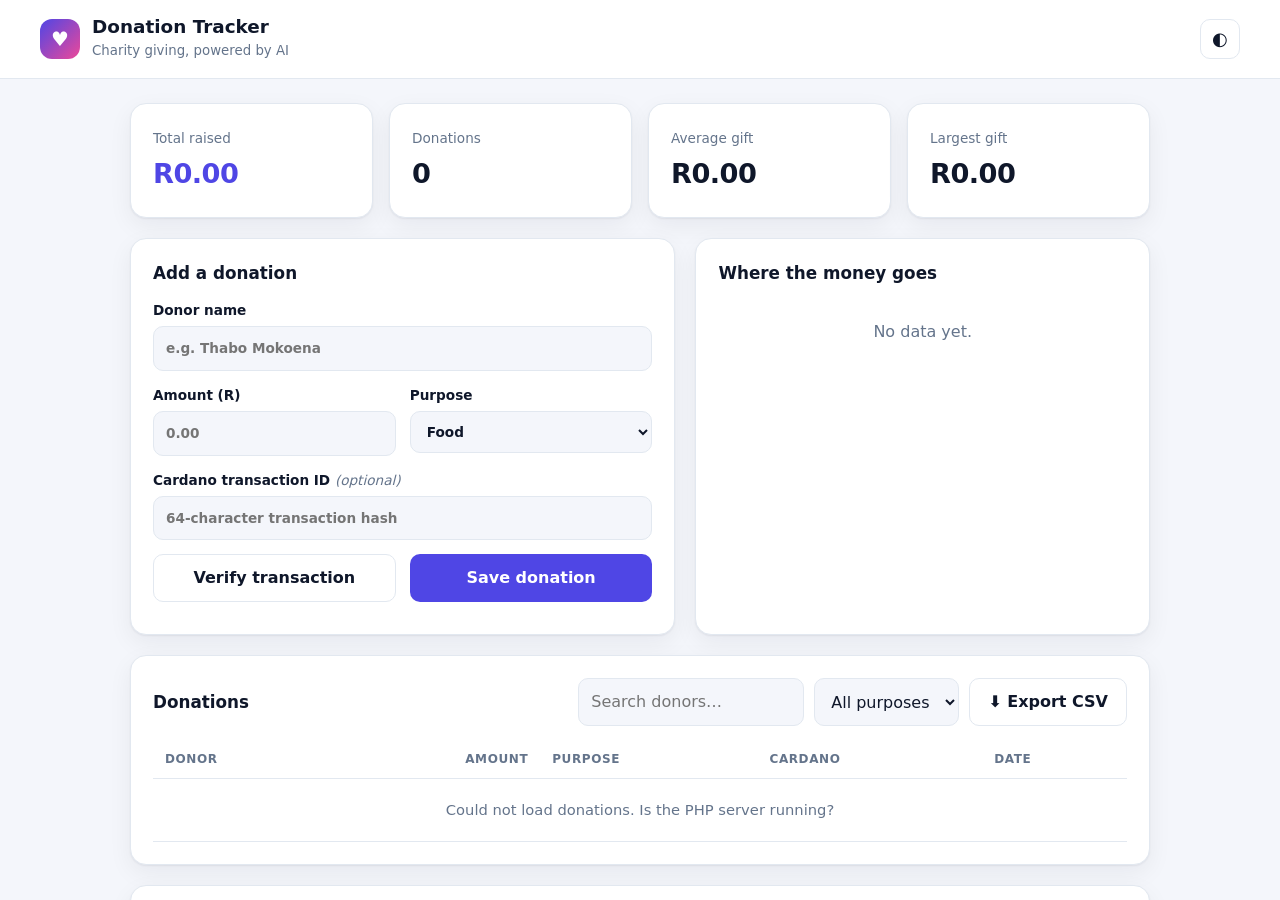
<file: AI_Donation_Tracker_NoDocker/index.html>
<!DOCTYPE html>
<html lang="en">
<head>
    <meta charset="UTF-8">
    <meta http-equiv="refresh" content="0; url=website.html">
    <title>Redirecting…</title>
</head>
<body>
    <p>Redirecting to <a href="website.html">website.html</a>…</p>
</body>
</html>
</file>
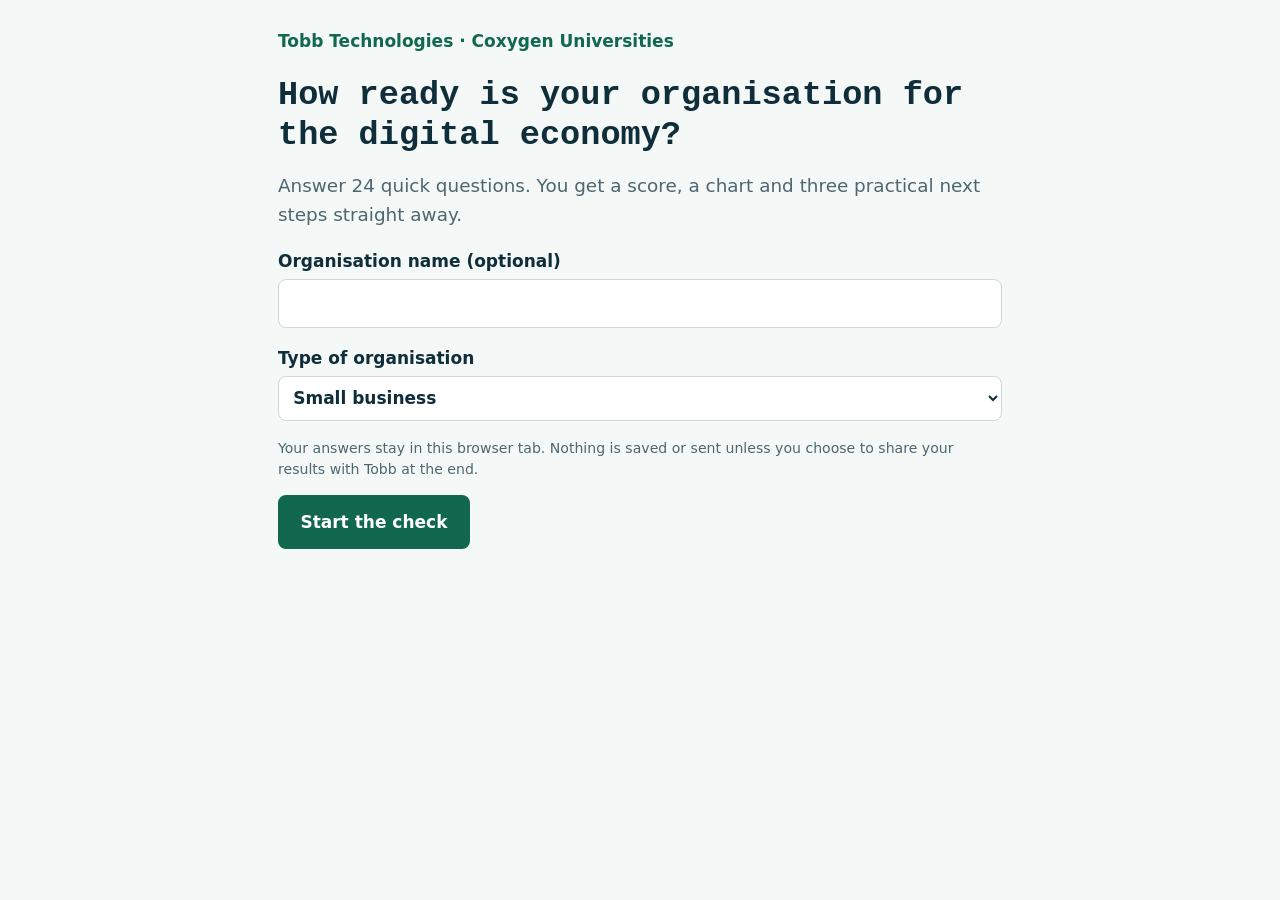
<file: Business Growth challenge/market-asset/digital-readiness-check/index.html>
<!DOCTYPE html>
<html lang="en">
<head>
<meta charset="utf-8">
<meta name="viewport" content="width=device-width, initial-scale=1, viewport-fit=cover">
<title>Tobb Digital Readiness Check</title>
<style>
:root{--ink:#0f2e3a;--paper:#f4f8f7;--card:#fff;--line:#cbd8d5;--mint:#1f9a74;--mint-d:#12684e;--amber:#b87513;--red:#b23a3a;--mute:#4d6670;color-scheme:light}
@media (prefers-color-scheme:dark){:root{--ink:#e4f0ee;--paper:#0d1d24;--card:#14293320;--line:#2c4650;--mint:#4cc9a0;--mint-d:#7fe0bf;--amber:#e8b157;--red:#e48080;--mute:#9db4ba;color-scheme:dark}}
*{box-sizing:border-box}
html,body{margin:0}
body{background:var(--paper);color:var(--ink);font:17px/1.55 "Segoe UI",system-ui,-apple-system,sans-serif;padding:env(safe-area-inset-top,0) 0 env(safe-area-inset-bottom,0)}
main{max-width:760px;margin:0 auto;padding:28px 18px 64px}
h1,h2,h3{font-family:Rockwell,"Roboto Slab","Courier New",Georgia,serif;line-height:1.2;margin:0 0 .5em}
h1{font-size:2.1rem}h2{font-size:1.45rem}h3{font-size:1.1rem}
p{margin:0 0 1em}
.brand{font-weight:600;color:var(--mint-d);margin-bottom:1.2em}
.lead{font-size:1.15rem;color:var(--mute)}
button,a.btn{font:inherit;font-weight:600;border-radius:8px;border:2px solid var(--mint-d);background:var(--mint-d);color:#fff;padding:.7em 1.2em;cursor:pointer;text-decoration:none;display:inline-block}
button.ghost,a.btn.ghost{background:transparent;color:var(--mint-d)}
button:disabled{opacity:.45;cursor:not-allowed}
:focus-visible{outline:3px solid var(--amber);outline-offset:2px}
label.f{display:block;font-weight:600;margin:0 0 1em}
input[type=text],select{display:block;width:100%;margin-top:.3em;font:inherit;padding:.6em;border:1px solid var(--line);border-radius:8px;background:var(--card);color:var(--ink)}
.steps{display:flex;gap:4px;margin:0 0 6px;padding:0;list-style:none}
.steps li{flex:1;height:8px;border-radius:4px;background:var(--line)}
.steps li.done{background:var(--mint)}.steps li.now{background:var(--ink)}
.stepname{color:var(--mute);margin:0 0 1.2em;font-size:.95rem}
fieldset{border:0;padding:0;margin:0 0 1.6em}
legend{font-weight:600;padding:0;margin-bottom:.6em}
.opt{display:flex;gap:.7em;align-items:flex-start;padding:.65em .8em;margin:0 0 .4em;border:1px solid var(--line);border-radius:8px;background:var(--card);cursor:pointer}
.opt:has(input:checked){border-color:var(--mint);box-shadow:inset 4px 0 0 var(--mint)}
.opt input{margin-top:.35em;accent-color:var(--mint-d)}
.nav{display:flex;justify-content:space-between;gap:12px;margin-top:1.5em}
.hide{display:none}
.score{display:flex;gap:24px;align-items:center;flex-wrap:wrap;margin-bottom:1.5em}
.big{font:700 4rem/1 Rockwell,"Roboto Slab",Georgia,serif}
.band{font-weight:700}
.bar{display:flex;align-items:center;gap:10px;margin:.35em 0}
.bar span.n{flex:0 0 190px;font-size:.95rem}
.bar .t{flex:1;height:12px;background:var(--line);border-radius:6px;overflow:hidden}
.bar .t i{display:block;height:100%}
.bar b{flex:0 0 3em;text-align:right}
.panel{border:1px solid var(--line);background:var(--card);border-radius:10px;padding:16px 18px;margin:0 0 1.2em}
ol.wins{padding-left:1.2em;margin:0}ol.wins li{margin:0 0 .6em}
.svc{display:flex;gap:8px;flex-wrap:wrap;margin:.3em 0 .8em}
.tag{border:1px solid var(--mint-d);color:var(--mint-d);border-radius:999px;padding:.1em .7em;font-size:.88rem}
.actions{display:flex;gap:10px;flex-wrap:wrap;margin:1em 0}
.small{font-size:.88rem;color:var(--mute)}
svg text{fill:var(--ink);font:13px "Segoe UI",system-ui,sans-serif}
@media (max-width:560px){.bar span.n{flex-basis:120px}h1{font-size:1.7rem}.big{font-size:3.2rem}}
@media print{.nav,.actions,.noprint{display:none!important}body{background:#fff;color:#000}}
</style>
</head>
<body>
<main>
<p class="brand">Tobb Technologies &middot; Coxygen Universities</p>

<section id="intro">
<h1>How ready is your organisation for the digital economy?</h1>
<p class="lead">Answer 24 quick questions. You get a score, a chart and three practical next steps straight away.</p>
<label class="f">Organisation name (optional)<input type="text" id="org" autocomplete="organization"></label>
<label class="f">Type of organisation
<select id="sector"><option>Small business</option><option>School or college</option><option>NPO or clinic</option><option>Professional practice</option><option>Software company</option><option>Other</option></select></label>
<p class="small">Your answers stay in this browser tab. Nothing is saved or sent unless you choose to share your results with Tobb at the end.</p>
<button id="start">Start the check</button>
</section>

<section id="quiz" class="hide" aria-live="polite">
<ul class="steps" id="steps" aria-hidden="true"></ul>
<p class="stepname" id="stepname"></p>
<div id="qs"></div>
<div class="nav"><button class="ghost" id="back">Back</button><button id="next" disabled>Next</button></div>
</section>

<section id="result" class="hide" aria-live="polite" tabindex="-1">
<h2 id="rtitle">Your results</h2>
<div class="score"><div class="big" id="total"></div><div><div class="band" id="band"></div><div class="small" id="bandtxt"></div></div></div>
<div class="panel"><svg id="radar" viewBox="0 0 420 340" role="img" aria-label="Radar chart of your six pillar scores" width="100%"></svg></div>
<div id="bars"></div>
<h3>Your three quick wins</h3>
<div class="panel"><ol class="wins" id="wins"></ol></div>
<h3>Where Tobb and Coxygen can help</h3>
<div id="svcs"></div>
<div class="actions noprint">
<a class="btn" id="wa" target="_blank" rel="noopener">Share results on WhatsApp</a>
<a class="btn ghost" id="mail">Email results to Tobb</a>
<button class="ghost" id="copy">Copy summary</button>
<button class="ghost" onclick="window.print()">Print or save as PDF</button>
<button class="ghost" id="again">Retake</button>
</div>
<p class="small">These results are indicative and based only on your own answers. The data protection pillar is a readiness indicator, not a legal opinion or compliance certificate; speak to a qualified legal adviser about your POPIA obligations. Sharing your results is optional and starts a conversation only if you ask for one.</p>
</section>
</main>

<script>
const P=[
{n:"Online presence",s:["S5014 Standard website","SE006 SEO","WE005 Branded email","LD007 / GD009 Logo and design"],q:[
["Does your organisation have a website?",["No website","A social media page only","A basic site that is rarely updated","A current, mobile-friendly site"],"Launch a simple five-page website (Home, About, Services, Contact)."],
["Can customers find you on Google?",["Not at all","Only if they search our exact name","We have a Google Business Profile","Profile, reviews and local search work"],"Claim your Google Business Profile and ask happy customers for reviews."],
["Which email addresses does your team use for work?",["Free personal addresses","A mix of both","Branded addresses for most staff","Branded addresses for everyone"],"Move everyone to branded email on your own domain."],
["How often is your website or page updated?",["Never","About once a year","About once a quarter","Monthly or more"],"Set a monthly routine to update prices, news and contact details."]]},
{n:"Operations and systems",s:["CR31 CRM","ID39 Inventory and database","PM37 Project management","Process flow, design and integration"],q:[
["How do you track customers and enquiries?",["Memory or paper","Spreadsheets","A shared tool, used inconsistently","A CRM used by the whole team"],"Start a simple CRM so no enquiry is lost."],
["How do you manage stock, orders or bookings?",["On paper","In spreadsheets","Software for some of it","One connected system"],"Move stock, orders or bookings into one shared system."],
["How are projects and tasks tracked?",["Verbally","Lists or chat messages","A tool used by some people","A tool with owners and due dates"],"Adopt a project tool with owners and due dates."],
["How much repeat admin (invoices, reminders, reports) is automated?",["None","A little","Some","Most"],"Automate invoices, reminders and weekly reports first."]]},
{n:"Payments and e-commerce",s:["CS017 Simple online store","CA20 Advanced commercial site","ECW4 E-commerce application"],q:[
["Can customers pay you electronically?",["Cash or cheque only","EFT only","EFT and card machine","Online payment links or store"],"Add online payment links or a simple online store."],
["Do you take orders online?",["No","Informally through chat or social media","Through a basic order form","Through a full online store"],"Set up a simple order form or online store."],
["How do you match payments to invoices?",["By hand from bank statements","In a spreadsheet","With accounting software","Automatically, connected to sales"],"Use accounting software that matches payments automatically."],
["Do customers get digital receipts and order updates?",["No","Sometimes, written by hand","Yes, sent manually","Yes, sent automatically"],"Send automatic receipts and order updates."]]},
{n:"Data protection and security",s:["BU008 Backups","CS003 Cloud storage","WH002 Secure hosting and support","Coxygen: Cybersecurity and Digital Skills"],q:[
["Do you have a named Information Officer and a published privacy notice?",["I am not sure what these are","I know of them but have neither","We have one of the two","We have both"],"Name an Information Officer and publish a privacy notice; confirm your duties with a legal adviser."],
["How are your business files backed up?",["They are not","Manually, now and then","Automatically, but never tested","Automatically, with restores tested"],"Set up automatic daily backups and test a restore."],
["Who can access customer and staff data?",["Everyone, often with shared passwords","Most people","Role-based for key systems","Role-based and reviewed regularly"],"Give each person their own login and limit access by role."],
["Do you ask permission before sending marketing messages?",["No","Sometimes","Usually, with an opt-out","Always, with recorded consent and opt-out"],"Record consent and add an opt-out to every marketing message."]]},
{n:"Skills and people",s:["Tobb onsite or online training","Coxygen Training Centre: Full-Stack Development","Coxygen: Cybersecurity and Digital Skills","Coxygen: AI and Emerging Technology"],q:[
["How confident is your team with the digital tools their work needs?",["Most struggle","A few are confident","Most are confident","All are confident and help others"],"Run a short skills audit and train the biggest gap first."],
["Is there a plan for building digital skills?",["No","Ad hoc","A yearly plan","An ongoing plan with a budget"],"Write a simple yearly digital skills plan, with training from Tobb or Coxygen."],
["How aware is your team of phishing and online scams?",["Not aware","Some awareness","An annual briefing","Regular training and tests"],"Hold a phishing awareness session for everyone."],
["Does someone own digital improvement in your organisation?",["No one","Informally, someone helps","A part-time role","A dedicated person or IT partner"],"Name one person to own digital improvement, backed by an IT partner."]]},
{n:"Infrastructure and hosting",s:["DR001 / WH002 Domain and hosting","CS003 Cloud solutions","Network engineering and hardware"],q:[
["Where is your website or main system hosted?",["I do not know","Free or cheap hosting with outages","Reliable shared hosting","Managed hosting with monitoring"],"Move to reliable managed hosting with monitoring."],
["How reliable is your internet and network?",["Frequent outages","Occasional outages","Mostly reliable","Reliable, with a backup connection"],"Review your network and add a backup connection."],
["How current is your equipment?",["Mostly old and failing","A mixed bag","Mostly current","Managed on a replacement cycle"],"Plan equipment upgrades and recycle old devices."],
["When something breaks, how fast can you get help?",["There is no support","Within days","The same day","Within agreed response times"],"Agree a support plan with response times."]]}];
const BANDS=[[80,"Advanced","Strong foundations. Focus on optimising and automating."],[60,"Established","Good base with clear gaps to close."],[35,"Emerging","Some foundations are in place. A focused 90-day plan will pay off."],[0,"Foundation","You are at the start. The quick wins below are the best place to begin."]];
const $=id=>document.getElementById(id);let step=0;const ans=P.map(p=>p.q.map(()=>null));
const col=v=>v>=70?"var(--mint)":v>=40?"var(--amber)":"var(--red)";
function show(id){["intro","quiz","result"].forEach(s=>$(s).classList.toggle("hide",s!==id));window.scrollTo(0,0)}
function draw(){const p=P[step];$("steps").innerHTML=P.map((_,i)=>`<li class="${i<step?"done":i===step?"now":""}"></li>`).join("");
$("stepname").textContent=`Part ${step+1} of ${P.length}: ${p.n}`;
$("qs").innerHTML=p.q.map((q,i)=>`<fieldset><legend>${q[0]}</legend>${q[1].map((o,j)=>`<label class="opt"><input type="radio" name="q${i}" value="${j}"${ans[step][i]===j?" checked":""}><span>${o}</span></label>`).join("")}</fieldset>`).join("");
$("qs").querySelectorAll("input").forEach(el=>el.onchange=()=>{ans[step][+el.name.slice(1)]=+el.value;chk()});
$("back").style.visibility=step?"visible":"hidden";$("next").textContent=step===P.length-1?"See my results":"Next";chk()}
function chk(){$("next").disabled=ans[step].some(a=>a===null)}
$("start").onclick=()=>{step=0;show("quiz");draw()};
$("back").onclick=()=>{if(step){step--;draw();window.scrollTo(0,0)}};
$("next").onclick=()=>{if(step<P.length-1){step++;draw();window.scrollTo(0,0)}else results()};
$("again").onclick=()=>{ans.forEach(a=>a.fill(null));step=0;show("intro")};
let summary="";
function results(){const ps=P.map((p,i)=>Math.round(ans[i].reduce((a,b)=>a+b,0)/12*100));const tot=Math.round(ps.reduce((a,b)=>a+b,0)/ps.length);
const b=BANDS.find(x=>tot>=x[0]);$("total").textContent=tot;$("band").textContent=`${b[1]} (score out of 100)`;$("bandtxt").textContent=b[2];
$("bars").innerHTML=P.map((p,i)=>`<div class="bar"><span class="n">${p.n}</span><span class="t"><i style="width:${ps[i]}%;background:${col(ps[i])}"></i></span><b>${ps[i]}</b></div>`).join("");
radar(ps);
const all=[];P.forEach((p,i)=>p.q.forEach((q,j)=>all.push({s:ans[i][j],pi:i,i:j,f:q[2]})));
all.sort((a,b)=>a.s-b.s||ps[a.pi]-ps[b.pi]||a.pi-b.pi||a.i-b.i);
const wins=[];const used={};for(const w of all){if(wins.length===3||w.s>=3)break;if((used[w.pi]||0)<2){wins.push(w);used[w.pi]=(used[w.pi]||0)+1}}
$("wins").innerHTML=wins.length?wins.map(w=>`<li>${w.f} <span class="small">(${P[w.pi].n})</span></li>`).join(""):"<li>Every answer scored at the top level. Ask Tobb about optimisation, integration and ongoing support.</li>";
const low=ps.map((v,i)=>[v,i]).filter(x=>x[0]<60).sort((a,b)=>a[0]-b[0]).slice(0,3);
$("svcs").innerHTML=low.length?low.map(([v,i])=>`<div class="panel"><h3>${P[i].n} (${v}/100)</h3><div class="svc">${P[i].s.map(s=>`<span class="tag">${s}</span>`).join("")}</div></div>`).join(""):`<div class="panel">No pillar scored below 60. Ask Tobb about optimisation, integration and support plans.</div>`;
const org=$("org").value.trim()||"(not given)";
summary=`Tobb Digital Readiness Check\nOrganisation: ${org} (${$("sector").value})\nOverall: ${tot}/100 - ${b[1]}\n`+P.map((p,i)=>`${p.n}: ${ps[i]}`).join("\n")+`\nQuick wins:\n`+(wins.length?wins.map((w,k)=>`${k+1}. ${w.f}`).join("\n"):"None - top scores throughout")+`\nI would like a free 30-minute review.`;
$("wa").href="https://wa.me/27731820631?text="+encodeURIComponent(summary);
$("mail").href="mailto:admin@tobb.io?subject="+encodeURIComponent("Digital Readiness Check results: "+org)+"&body="+encodeURIComponent(summary);
show("result");$("result").focus()}
$("copy").onclick=async()=>{try{await navigator.clipboard.writeText(summary);$("copy").textContent="Copied"}catch(e){$("copy").textContent="Copy failed"}};
function radar(v){const cx=210,cy=170,R=110,n=v.length;const pt=(i,r)=>{const a=-Math.PI/2+i*2*Math.PI/n;return[cx+r*Math.cos(a),cy+r*Math.sin(a)]};let s="";
[25,50,75,100].forEach(g=>s+=`<polygon points="${v.map((_,i)=>pt(i,R*g/100).join(",")).join(" ")}" fill="none" stroke="var(--line)"/>`);
v.forEach((_,i)=>{const[x,y]=pt(i,R);s+=`<line x1="${cx}" y1="${cy}" x2="${x}" y2="${y}" stroke="var(--line)"/>`;const[lx,ly]=pt(i,R+22);s+=`<text x="${lx}" y="${ly}" text-anchor="${lx<cx-5?"end":lx>cx+5?"start":"middle"}" dominant-baseline="middle">${P[i].n.split(" and ")[0]}</text>`});
s+=`<polygon points="${v.map((x,i)=>pt(i,R*x/100).join(",")).join(" ")}" fill="var(--mint)" fill-opacity=".3" stroke="var(--mint-d)" stroke-width="2.5"/>`;
v.forEach((x,i)=>{const[px,py]=pt(i,R*x/100);s+=`<circle cx="${px}" cy="${py}" r="4" fill="var(--mint-d)"/>`});$("radar").innerHTML=s}
</script>
</body>
</html>
</file>
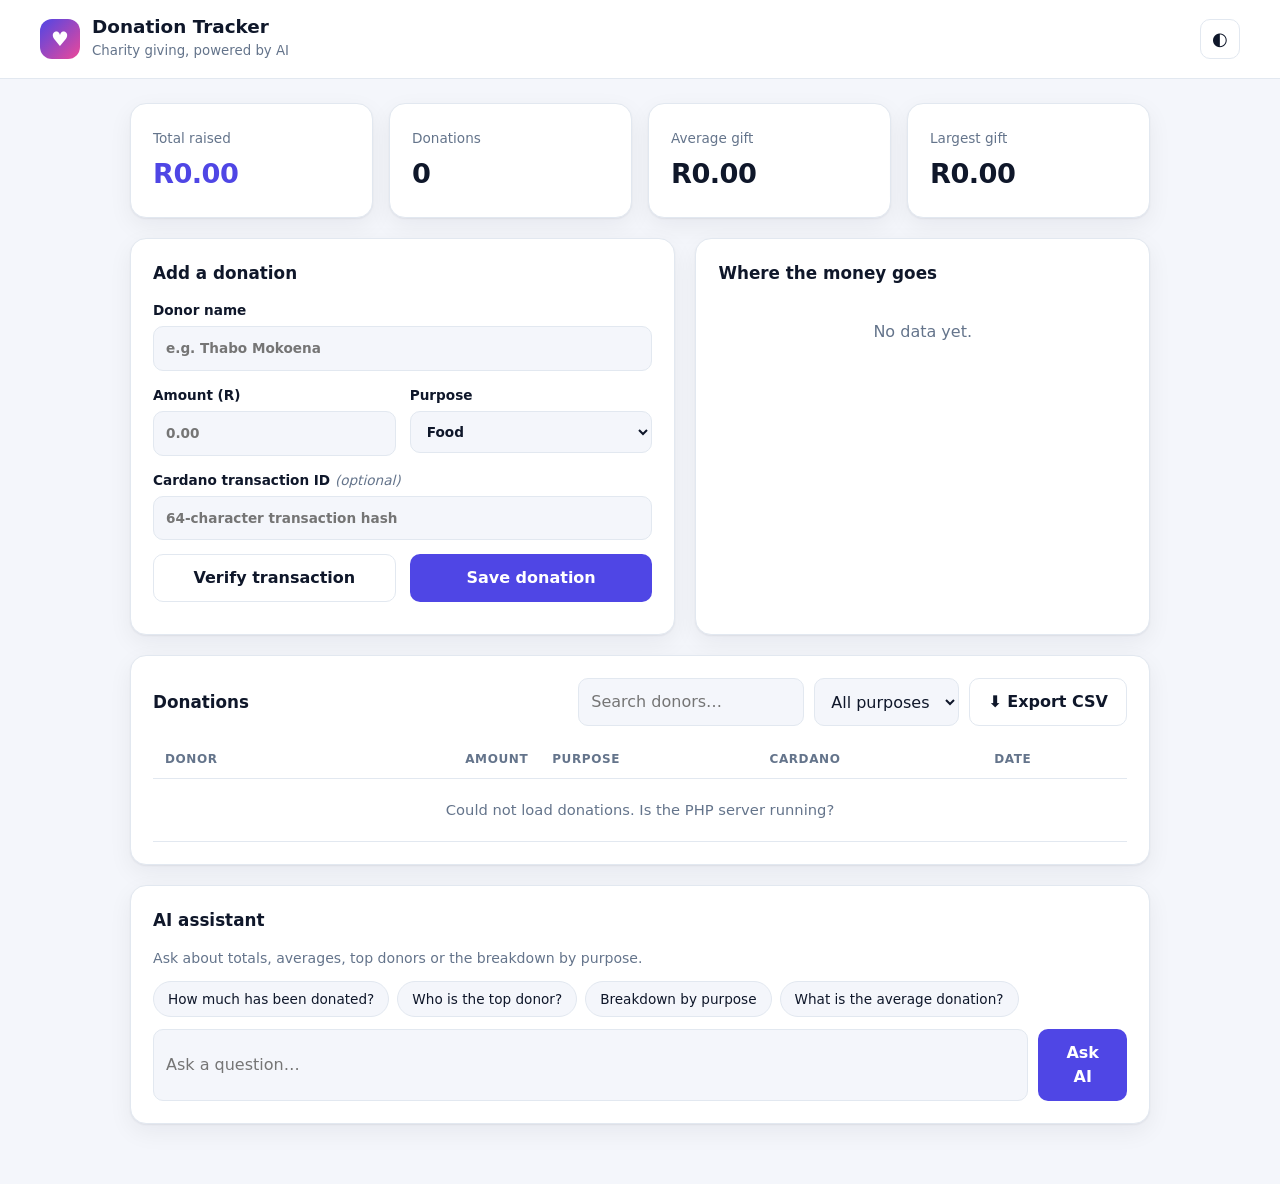
<file: AI_Donation_Tracker_NoDocker/website.html>
<!DOCTYPE html>
<html lang="en">
<head>
  <meta charset="UTF-8">
  <meta name="viewport" content="width=device-width, initial-scale=1.0">
  <title>AI Donation Tracker</title>
  <link rel="stylesheet" href="style.css">
</head>
<body>
<header class="topbar">
  <div class="brand"><span class="logo">♥</span><div><h1>Donation Tracker</h1><small>Charity giving, powered by AI</small></div></div>
  <button class="icon-btn" id="themeBtn" aria-label="Toggle theme">◐</button>
</header>

<main class="container">
  <section class="stats" aria-label="Summary">
    <div class="card stat"><span>Total raised</span><strong id="statTotal">R0.00</strong></div>
    <div class="card stat"><span>Donations</span><strong id="statCount">0</strong></div>
    <div class="card stat"><span>Average gift</span><strong id="statAvg">R0.00</strong></div>
    <div class="card stat"><span>Largest gift</span><strong id="statMax">R0.00</strong></div>
  </section>

  <section class="grid">
    <div class="card">
      <h2>Add a donation</h2>
      <form id="donationForm" novalidate>
        <label>Donor name<input id="donorName" maxlength="100" placeholder="e.g. Thabo Mokoena" required></label>
        <div class="row">
          <label>Amount (R)<input id="amount" type="number" min="1" step="0.01" placeholder="0.00" required></label>
          <label>Purpose
            <select id="purpose"><option>Food</option><option>Education</option><option>Health</option><option>Shelter</option><option>Other</option></select>
          </label>
        </div>
        <label>Cardano transaction ID <em>(optional)</em>
          <input id="transactionId" placeholder="64-character transaction hash" autocomplete="off" spellcheck="false">
        </label>
        <div class="row actions">
          <button type="button" class="btn ghost" id="verifyTxBtn">Verify transaction</button>
          <button type="submit" class="btn primary">Save donation</button>
        </div>
        <p id="cardanoResult" class="hint" role="status"></p>
      </form>
    </div>

    <div class="card">
      <h2>Where the money goes</h2>
      <div id="breakdown" class="breakdown"><p class="empty">No data yet.</p></div>
    </div>
  </section>

  <section class="card">
    <div class="card-head">
      <h2>Donations</h2>
      <div class="tools">
        <input id="search" type="search" placeholder="Search donors…" aria-label="Search donors">
        <select id="filterPurpose" aria-label="Filter by purpose"><option value="">All purposes</option><option>Food</option><option>Education</option><option>Health</option><option>Shelter</option><option>Other</option></select>
        <a class="btn ghost" href="export_csv.php" download>⬇ Export CSV</a>
      </div>
    </div>
    <div class="table-wrap">
      <table>
        <thead><tr><th>Donor</th><th class="num">Amount</th><th>Purpose</th><th>Cardano</th><th>Date</th></tr></thead>
        <tbody id="donationsTable"><tr><td colspan="5" class="empty">Loading…</td></tr></tbody>
      </table>
    </div>
  </section>

  <section class="card">
    <h2>AI assistant</h2>
    <p class="hint">Ask about totals, averages, top donors or the breakdown by purpose.</p>
    <div class="chips" id="chips">
      <button class="chip">How much has been donated?</button>
      <button class="chip">Who is the top donor?</button>
      <button class="chip">Breakdown by purpose</button>
      <button class="chip">What is the average donation?</button>
    </div>
    <div class="ask">
      <input id="question" placeholder="Ask a question…" maxlength="500">
      <button class="btn primary" id="askAiBtn">Ask AI</button>
    </div>
    <div id="aiResponse" class="answer" aria-live="polite" hidden></div>
  </section>
</main>

<div id="toasts" class="toasts" aria-live="polite"></div>
<script src="app.js"></script>
</body>
</html>
</file>
<file: AI_Donation_Tracker_NoDocker/style.css>
:root{
  --bg:#f4f6fb; --card:#fff; --text:#0f172a; --muted:#64748b; --border:#e2e8f0;
  --primary:#4f46e5; --primary-h:#4338ca; --accent:#10b981; --danger:#ef4444; --row:#f8fafc;
  --shadow:0 1px 2px rgba(15,23,42,.06),0 8px 24px rgba(15,23,42,.06);
}
[data-theme="dark"]{
  --bg:#0b1120; --card:#131c31; --text:#e5e9f2; --muted:#94a3b8; --border:#24304a;
  --primary:#6366f1; --primary-h:#818cf8; --row:#17223a; --shadow:0 8px 24px rgba(0,0,0,.35);
}
*{box-sizing:border-box;margin:0;padding:0}
body{font-family:Inter,system-ui,-apple-system,"Segoe UI",Roboto,sans-serif;background:var(--bg);color:var(--text);line-height:1.5;-webkit-font-smoothing:antialiased}
.topbar{display:flex;justify-content:space-between;align-items:center;padding:16px clamp(16px,4vw,40px);background:var(--card);border-bottom:1px solid var(--border);position:sticky;top:0;z-index:5}
.brand{display:flex;gap:12px;align-items:center}
.logo{width:40px;height:40px;border-radius:12px;display:grid;place-items:center;color:#fff;font-size:20px;background:linear-gradient(135deg,var(--primary),#ec4899)}
h1{font-size:1.15rem;line-height:1.2}.brand small{color:var(--muted)}
h2{font-size:1.05rem;margin-bottom:14px}
.container{max-width:1100px;margin:0 auto;padding:24px clamp(16px,4vw,40px) 60px;display:grid;gap:20px}
.card{background:var(--card);border:1px solid var(--border);border-radius:16px;padding:22px;box-shadow:var(--shadow)}
.stats{display:grid;grid-template-columns:repeat(auto-fit,minmax(200px,1fr));gap:16px}
.stat span{color:var(--muted);font-size:.85rem}
.stat strong{display:block;font-size:1.7rem;margin-top:4px;letter-spacing:-.02em}
.stat:first-child strong{color:var(--primary)}
.grid{display:grid;grid-template-columns:1.2fr 1fr;gap:20px}
@media(max-width:820px){.grid{grid-template-columns:1fr}}
label{display:block;font-size:.85rem;font-weight:600;margin-bottom:14px}
label em{font-weight:400;color:var(--muted)}
input,select{width:100%;margin-top:6px;padding:11px 12px;font:inherit;color:var(--text);background:var(--bg);border:1px solid var(--border);border-radius:10px;transition:.15s}
input:focus,select:focus{outline:none;border-color:var(--primary);box-shadow:0 0 0 3px color-mix(in srgb,var(--primary) 25%,transparent)}
.row{display:grid;grid-template-columns:1fr 1fr;gap:14px}
@media(max-width:520px){.row{grid-template-columns:1fr}}
.actions{margin-top:6px}
.btn{display:inline-flex;align-items:center;justify-content:center;gap:6px;padding:11px 18px;font:inherit;font-weight:600;border-radius:10px;border:1px solid transparent;cursor:pointer;text-decoration:none;transition:.15s}
.btn.primary{background:var(--primary);color:#fff}.btn.primary:hover{background:var(--primary-h)}
.btn.ghost{background:transparent;color:var(--text);border-color:var(--border)}.btn.ghost:hover{background:var(--row)}
.btn:disabled{opacity:.6;cursor:wait}
.icon-btn{width:40px;height:40px;border-radius:10px;border:1px solid var(--border);background:transparent;color:var(--text);font-size:18px;cursor:pointer}
.hint{color:var(--muted);font-size:.88rem;margin-top:10px}
.hint.ok{color:var(--accent)}.hint.bad{color:var(--danger)}
.breakdown{display:grid;gap:14px}
.bar-top{display:flex;justify-content:space-between;font-size:.88rem;margin-bottom:5px}
.bar{height:10px;background:var(--bg);border-radius:99px;overflow:hidden}
.bar i{display:block;height:100%;border-radius:99px;background:linear-gradient(90deg,var(--primary),#ec4899);transition:width .6s}
.card-head{display:flex;justify-content:space-between;align-items:center;flex-wrap:wrap;gap:12px;margin-bottom:14px}
.card-head h2{margin:0}
.tools{display:flex;gap:10px;flex-wrap:wrap}.tools input,.tools select{width:auto;margin:0;padding:9px 12px}
.table-wrap{overflow-x:auto}
table{width:100%;border-collapse:collapse;font-size:.92rem}
th{text-align:left;color:var(--muted);font-size:.75rem;text-transform:uppercase;letter-spacing:.05em;padding:10px 12px;border-bottom:1px solid var(--border)}
td{padding:12px;border-bottom:1px solid var(--border)}
tbody tr:hover{background:var(--row)}
.num{text-align:right;font-variant-numeric:tabular-nums}
.empty{text-align:center;color:var(--muted);padding:20px}
.tag{display:inline-block;padding:2px 10px;border-radius:99px;font-size:.78rem;font-weight:600;background:color-mix(in srgb,var(--primary) 14%,transparent);color:var(--primary-h)}
.chain{color:var(--accent);font-weight:600;font-size:.8rem;cursor:help}
.chips{display:flex;flex-wrap:wrap;gap:8px;margin:12px 0}
.chip{padding:7px 14px;border-radius:99px;border:1px solid var(--border);background:var(--bg);color:var(--text);font:inherit;font-size:.85rem;cursor:pointer;transition:.15s}
.chip:hover{border-color:var(--primary);color:var(--primary)}
.ask{display:flex;gap:10px}.ask input{margin:0}
.answer{margin-top:14px;padding:14px 16px;border-left:4px solid var(--primary);background:var(--bg);border-radius:8px;white-space:pre-wrap}
.toasts{position:fixed;right:20px;bottom:20px;display:grid;gap:10px;z-index:20}
.toast{padding:12px 18px;border-radius:10px;color:#fff;background:#0f172a;box-shadow:var(--shadow);animation:in .25s}
.toast.ok{background:#059669}.toast.err{background:#dc2626}
@keyframes in{from{opacity:0;transform:translateY(10px)}}
</file>
